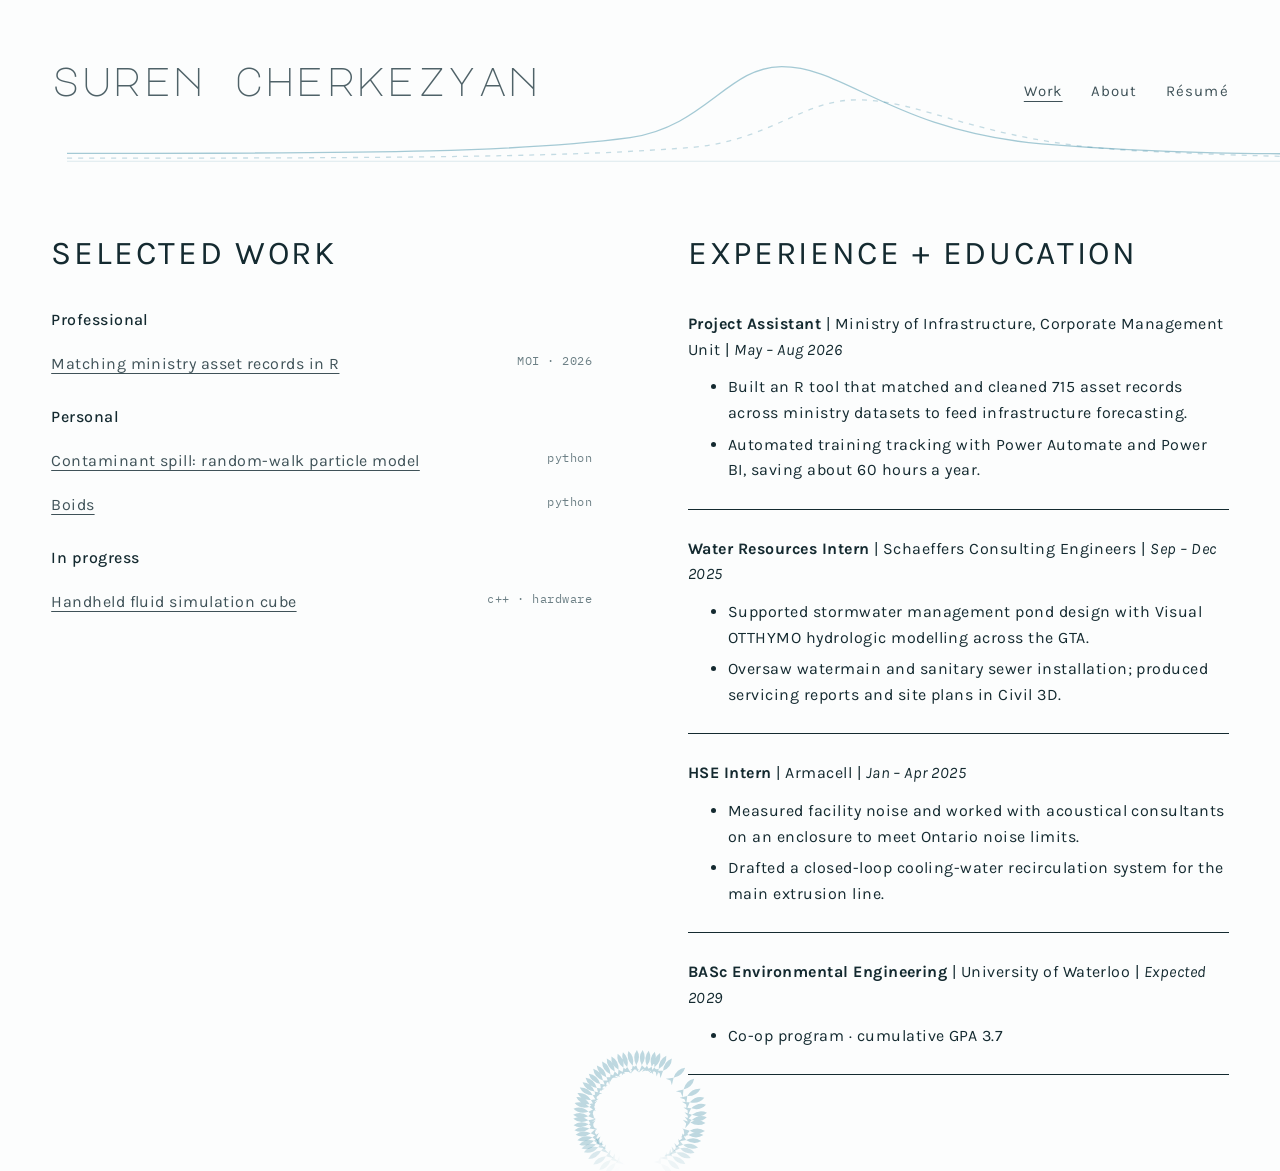
<file: index.html>
<!doctype html>
<html lang="en">
<head>
<meta charset="utf-8">
<meta name="viewport" content="width=device-width, initial-scale=1">
<title>Suren Cherkezyan — Work</title>
<meta name="description" content="Portfolio of Suren Cherkezyan, Environmental Engineering student at the University of Waterloo: water resources, modelling and data work.">
<link rel="preconnect" href="https://fonts.googleapis.com">
<link rel="preconnect" href="https://fonts.gstatic.com" crossorigin>
<link href="https://fonts.googleapis.com/css2?family=Major+Mono+Display&family=IBM+Plex+Mono:wght@400&family=Karla:wght@400;500;600&display=swap" rel="stylesheet">
<link rel="stylesheet" href="style.css">
</head>
<body>
<div class="page">

  <div class="flock" data-flock data-count="60" style="top: 480px; bottom: 0" aria-hidden="true"><canvas></canvas></div>

  <svg class="wave" aria-hidden="true" viewBox="0 0 1280 180" preserveAspectRatio="none" fill="none" stroke="currentColor" stroke-width="1.3"><path d="M0 150 L1280 150" stroke-opacity="0.14"/><path d="M0 140 C 300 140, 420 138, 520 120 C 590 106, 610 30, 660 30 C 720 30, 760 110, 900 128 C 1040 144, 1160 140, 1280 141" stroke-opacity="0.4" vector-effect="non-scaling-stroke"/><path d="M0 146 C 340 146, 470 144, 580 132 C 650 122, 680 72, 730 72 C 790 72, 840 124, 980 136 C 1100 145, 1200 146, 1280 146" stroke-opacity="0.26" stroke-dasharray="5 6" vector-effect="non-scaling-stroke"/></svg>

  <header class="site-header">
    <a class="name" href="index.html">suren cherkezyan</a>
    <nav class="nav" aria-label="Site">
      <a href="index.html" aria-current="page">Work</a>
      <a href="about.html">About</a>
      <a href="Suren_Cherkezyan_Resume.pdf">Résumé</a>
    </nav>
  </header>

  <main class="work">
    <section>
      <h1 class="section-title" data-boid-avoid>SELECTED WORK</h1>

      <div class="group" data-boid-avoid>
        <span class="group-label">Professional</span>
        <a class="item" href="asset-matching.html"><span class="title">Matching ministry asset records in R</span><span class="tag">MOI · 2026</span></a>
      </div>

      <div class="group" data-boid-avoid>
        <span class="group-label">Personal</span>
        <a class="item" href="spill-model.html"><span class="title">Contaminant spill: random-walk particle model</span><span class="tag">python</span></a>
        <a class="item" href="boids.html"><span class="title">Boids</span><span class="tag">python</span></a>
      </div>

      <div class="group" data-boid-avoid>
        <span class="group-label">In progress</span>
        <a class="item" href="fluid-cube.html"><span class="title">Handheld fluid simulation cube</span><span class="tag">c++ · hardware</span></a>      </div>
    </section>
    
    <section>
      <h2 class="section-title" data-boid-avoid>EXPERIENCE + EDUCATION</h2>
      <div>
        <div class="entry" data-boid-avoid>
          <p><strong>Project Assistant</strong> | Ministry of Infrastructure, Corporate Management Unit | <em>May – Aug 2026</em></p>
          <ul>
            <li>Built an R tool that matched and cleaned 715 asset records across ministry datasets to feed infrastructure forecasting.</li>
            <li>Automated training tracking with Power Automate and Power BI, saving about 60 hours a year.</li>
          </ul>
        </div>
        <div class="entry" data-boid-avoid>
          <p><strong>Water Resources Intern</strong> | Schaeffers Consulting Engineers | <em>Sep – Dec 2025</em></p>
          <ul>
            <li>Supported stormwater management pond design with Visual OTTHYMO hydrologic modelling across the GTA.</li>
            <li>Oversaw watermain and sanitary sewer installation; produced servicing reports and site plans in Civil 3D.</li>
          </ul>
        </div>
        <div class="entry" data-boid-avoid>
          <p><strong>HSE Intern</strong> | Armacell | <em>Jan – Apr 2025</em></p>
          <ul>
            <li>Measured facility noise and worked with acoustical consultants on an enclosure to meet Ontario noise limits.</li>
            <li>Drafted a closed-loop cooling-water recirculation system for the main extrusion line.</li>
          </ul>
        </div>
        <div class="entry" data-boid-avoid>
          <p><strong>BASc Environmental Engineering</strong> | University of Waterloo | <em>Expected 2029</em></p>
          <ul>
            <li>Co-op program · cumulative GPA 3.7</li>
          </ul>
        </div>
      </div>
    </section>
  </main>
</div>
<script src="site.js"></script>
</body>
</html>
</file>
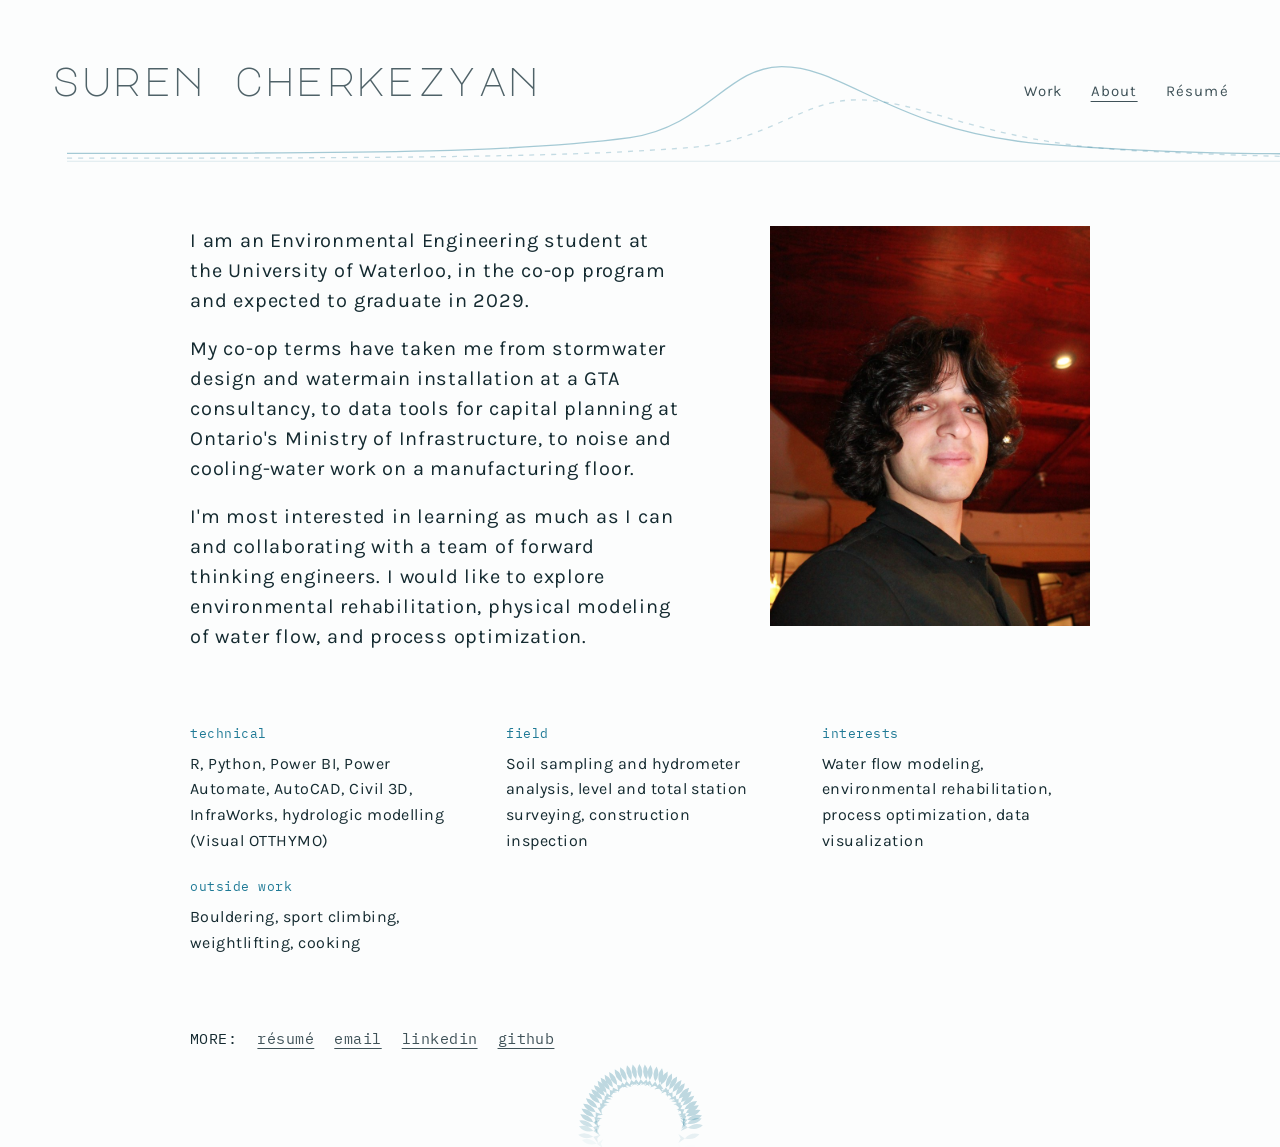
<file: about.html>
<!doctype html>
<html lang="en">
<head>
<meta charset="utf-8">
<meta name="viewport" content="width=device-width, initial-scale=1">
<title>Suren Cherkezyan — About</title>
<meta name="description" content="About Suren Cherkezyan, Environmental Engineering student at the University of Waterloo.">
<link rel="preconnect" href="https://fonts.googleapis.com">
<link rel="preconnect" href="https://fonts.gstatic.com" crossorigin>
<link href="https://fonts.googleapis.com/css2?family=Major+Mono+Display&family=IBM+Plex+Mono:wght@400&family=Karla:wght@400;500;600&display=swap" rel="stylesheet">
<link rel="stylesheet" href="style.css">
</head>
<body>
<div class="page">

  <div class="flock" data-flock data-count="50" style="top: 480px; bottom: 0" aria-hidden="true"><canvas></canvas></div>

  <svg class="wave" aria-hidden="true" viewBox="0 0 1280 180" preserveAspectRatio="none" fill="none" stroke="currentColor" stroke-width="1.3"><path d="M0 150 L1280 150" stroke-opacity="0.14"/><path d="M0 140 C 300 140, 420 138, 520 120 C 590 106, 610 30, 660 30 C 720 30, 760 110, 900 128 C 1040 144, 1160 140, 1280 141" stroke-opacity="0.4" vector-effect="non-scaling-stroke"/><path d="M0 146 C 340 146, 470 144, 580 132 C 650 122, 680 72, 730 72 C 790 72, 840 124, 980 136 C 1100 145, 1200 146, 1280 146" stroke-opacity="0.26" stroke-dasharray="5 6" vector-effect="non-scaling-stroke"/></svg>

  <header class="site-header">
    <a class="name" href="index.html">suren cherkezyan</a>
    <nav class="nav" aria-label="Site">
      <a href="index.html">Work</a>
      <a href="about.html" aria-current="page">About</a>
      <a href="Suren_Cherkezyan_Resume.pdf">Résumé</a>
    </nav>
  </header>

  <main class="about">
    <div class="bio-row">
      <div class="bio" data-boid-avoid>
        <p>I am an Environmental Engineering student at the University of Waterloo, in the co-op program and expected to graduate in 2029.</p>
        <p>My co-op terms have taken me from stormwater design and watermain installation at a GTA consultancy, to data tools for capital planning at Ontario's Ministry of Infrastructure, to noise and cooling-water work on a manufacturing floor.</p>
        <p>I'm most interested in learning as much as I can and collaborating with a team of forward thinking engineers. I would like to explore environmental rehabilitation, physical modeling of water flow, and process optimization. </p>
      </div>
      <div class="portrait" data-boid-avoid><img src="portrait.JPEG" alt="Suren Cherkezyan" ></div>
    </div>

    <div class="facts" data-boid-avoid>
      <div>
        <h2>technical</h2>
        <p>R, Python, Power BI, Power Automate, AutoCAD, Civil 3D, InfraWorks, hydrologic modelling (Visual OTTHYMO)</p>
      </div>
      <div>
        <h2>field</h2>
        <p>Soil sampling and hydrometer analysis, level and total station surveying, construction inspection</p>
      </div>
      <div>
        <h2>interests</h2>
        <p>Water flow modeling, environmental rehabilitation, process optimization, data visualization</p>
      </div>
      <div>
        <h2>outside work</h2>
        <p>Bouldering, sport climbing, weightlifting, cooking</p>
      </div>
    </div>

    <p class="more" data-boid-avoid>
      <span>MORE:</span>
      <a href="Suren_Cherkezyan_Resume.pdf">résumé</a>
      <a href="mailto:scherkez@uwaterloo.ca">email</a>
      <a href="https://linkedin.com/in/suren-cherkezyan">linkedin</a>
      <a href="https://github.com/SurenCherkezyan">github</a>
    </p>
  </main>
</div>
<script src="site.js"></script>
</body>
</html>
</file>
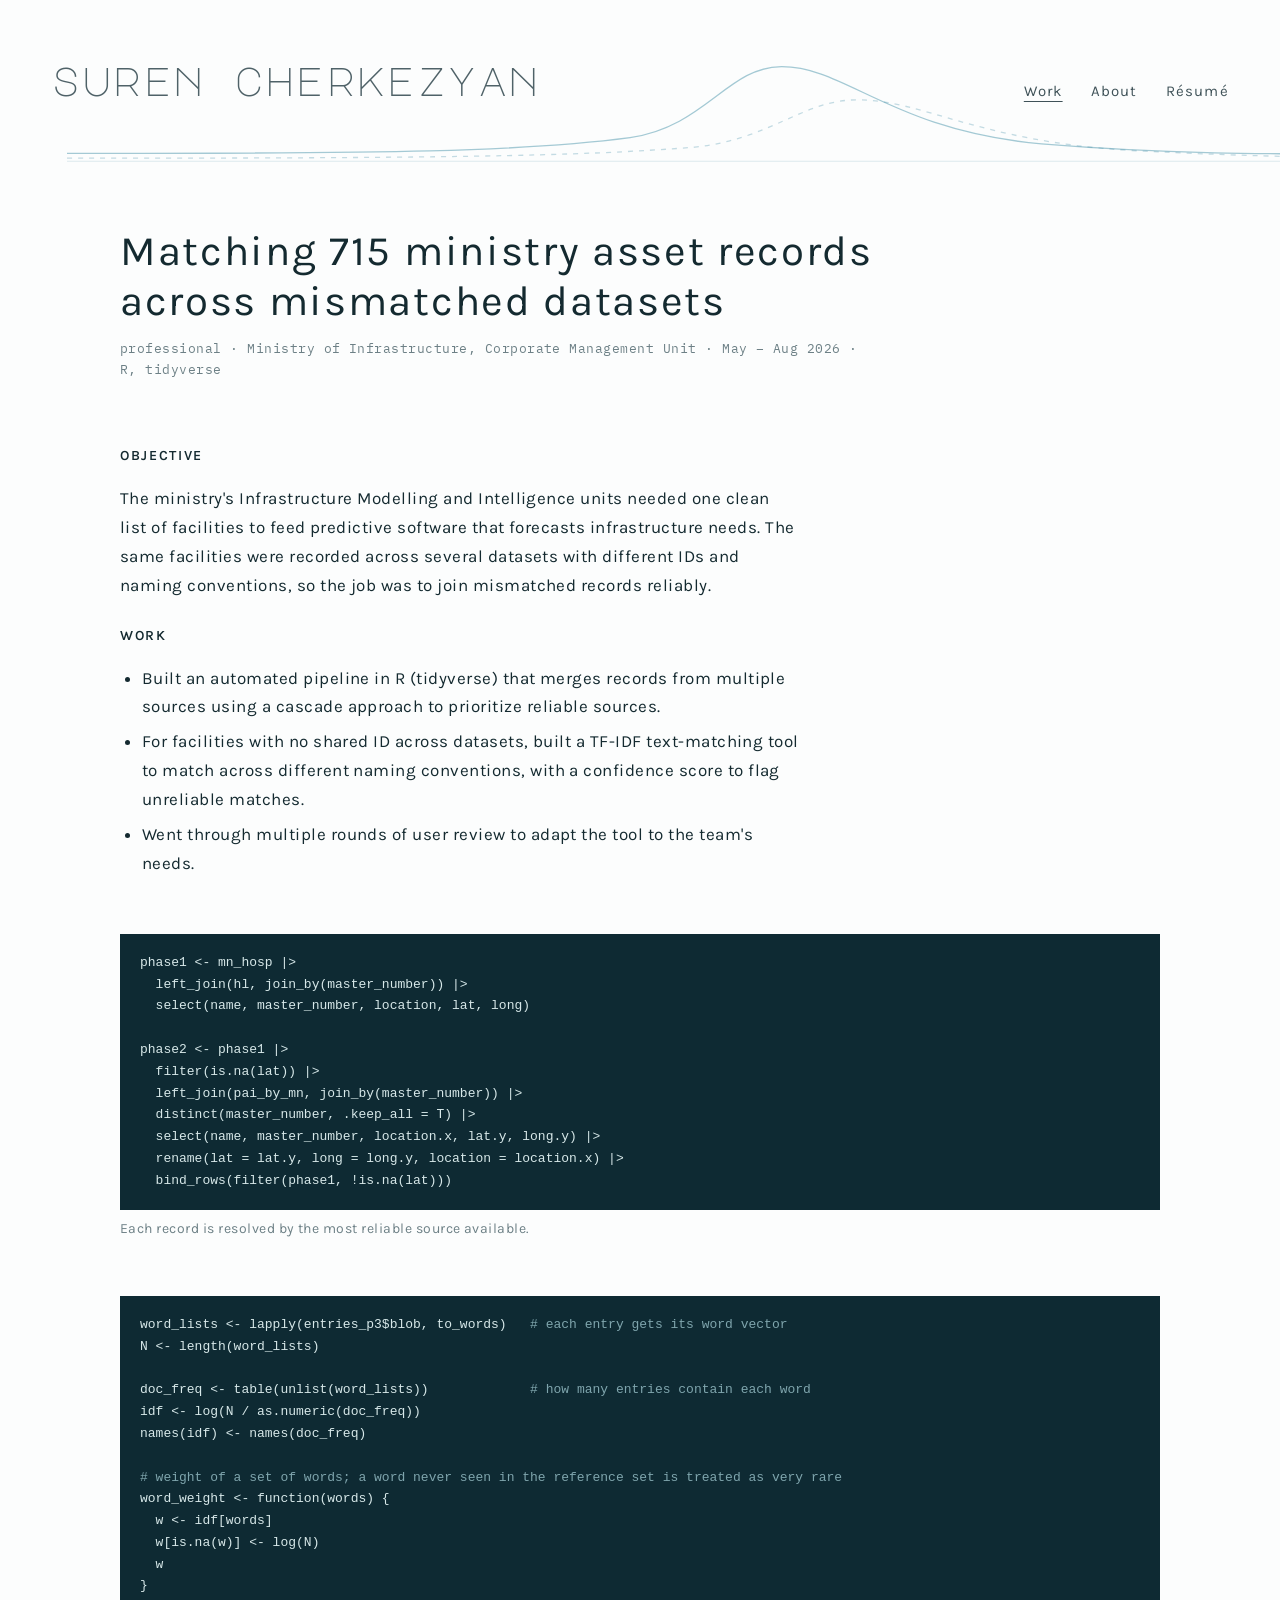
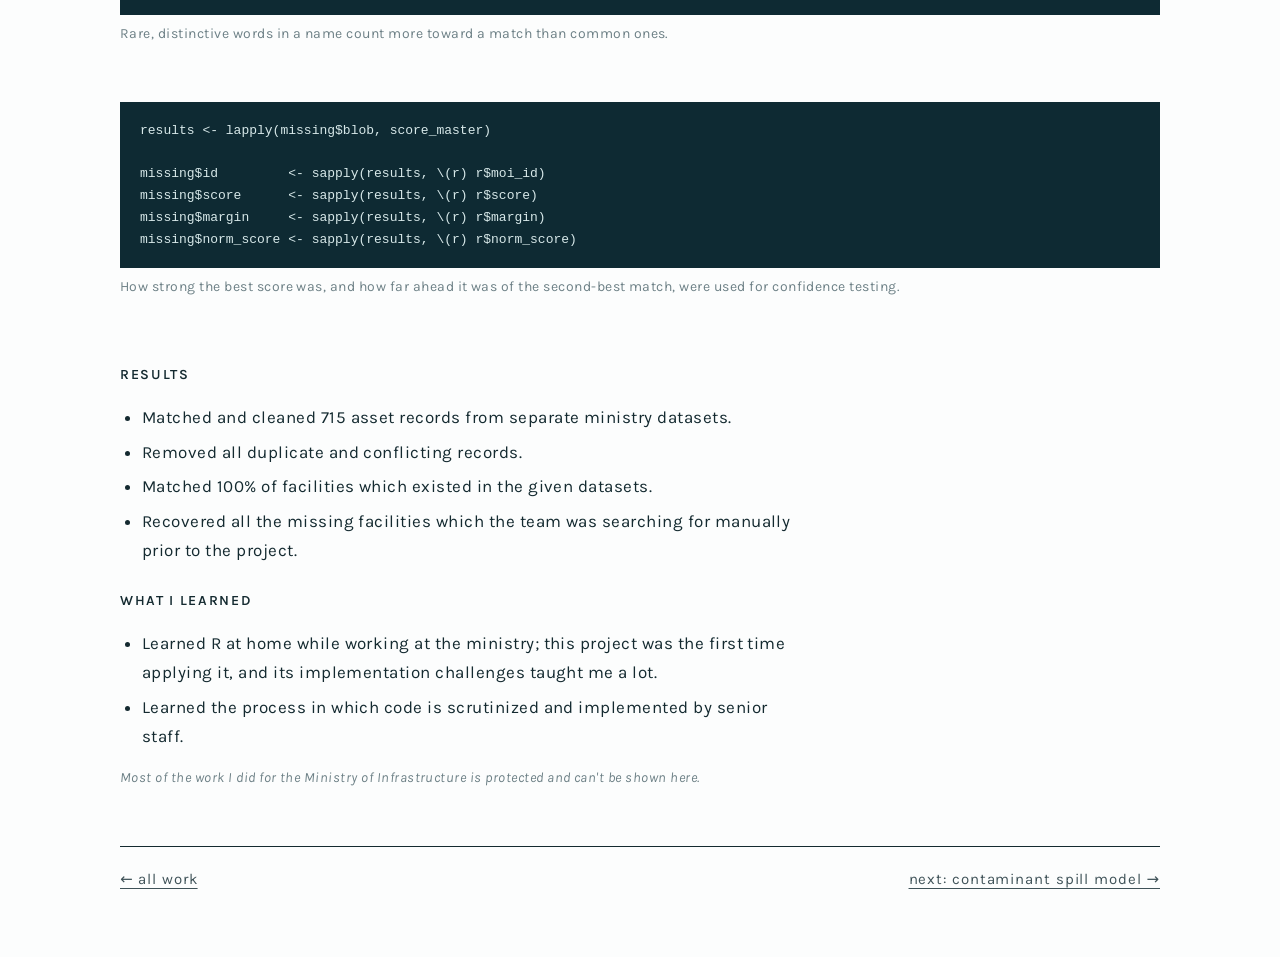
<file: asset-matching.html>
<!doctype html>
<html lang="en">
<head>
<meta charset="utf-8">
<meta name="viewport" content="width=device-width, initial-scale=1">
<title>Matching 715 ministry asset records — Suren Cherkezyan</title>
<meta name="description" content="An R tool that matched and cleaned 715 facility records across Ontario Ministry of Infrastructure datasets, using a cascade join and TF-IDF text matching.">
<link rel="preconnect" href="https://fonts.googleapis.com">
<link rel="preconnect" href="https://fonts.gstatic.com" crossorigin>
<link href="https://fonts.googleapis.com/css2?family=Major+Mono+Display&family=IBM+Plex+Mono:wght@400&family=Karla:wght@400;500;600&display=swap" rel="stylesheet">
<link rel="stylesheet" href="style.css">
</head>
<body>
<div class="page">

  <div class="flock" data-flock data-count="60" data-origin="right" data-drift="0.05" style="top: 420px; bottom: 0" aria-hidden="true"><canvas></canvas></div>

  <svg class="wave" aria-hidden="true" viewBox="0 0 1280 180" preserveAspectRatio="none" fill="none" stroke="currentColor" stroke-width="1.3"><path d="M0 150 L1280 150" stroke-opacity="0.14"/><path d="M0 140 C 300 140, 420 138, 520 120 C 590 106, 610 30, 660 30 C 720 30, 760 110, 900 128 C 1040 144, 1160 140, 1280 141" stroke-opacity="0.4" vector-effect="non-scaling-stroke"/><path d="M0 146 C 340 146, 470 144, 580 132 C 650 122, 680 72, 730 72 C 790 72, 840 124, 980 136 C 1100 145, 1200 146, 1280 146" stroke-opacity="0.26" stroke-dasharray="5 6" vector-effect="non-scaling-stroke"/></svg>

  <header class="site-header">
    <a class="name" href="index.html">suren cherkezyan</a>
    <nav class="nav" aria-label="Site">
      <a href="index.html" aria-current="page">Work</a>
      <a href="about.html">About</a>
      <a href="Suren_Cherkezyan_Resume.pdf">Résumé</a>
    </nav>
  </header>

  <main class="project">
    <div class="project-head" data-boid-avoid>
      <h1>Matching 715 ministry asset records across mismatched datasets</h1>
      <p class="meta">professional · Ministry of Infrastructure, Corporate Management Unit · May – Aug 2026 · R, tidyverse</p>
    </div>

    <div class="prose" data-boid-avoid>
      <h2>OBJECTIVE</h2>
      <p>The ministry's Infrastructure Modelling and Intelligence units needed one clean list of facilities to feed predictive software that forecasts infrastructure needs. The same facilities were recorded across several datasets with different IDs and naming conventions, so the job was to join mismatched records reliably.</p>

      <h2>WORK</h2>
      <ul>
        <li>Built an automated pipeline in R (tidyverse) that merges records from multiple sources using a cascade approach to prioritize reliable sources.</li>
        <li>For facilities with no shared ID across datasets, built a TF-IDF text-matching tool to match across different naming conventions, with a confidence score to flag unreliable matches.</li>
        <li>Went through multiple rounds of user review to adapt the tool to the team's needs.</li>
      </ul>
    </div>

    <figure data-boid-avoid>
      <pre><code>phase1 &lt;- mn_hosp |&gt;
  left_join(hl, join_by(master_number)) |&gt;
  select(name, master_number, location, lat, long)

phase2 &lt;- phase1 |&gt;
  filter(is.na(lat)) |&gt;
  left_join(pai_by_mn, join_by(master_number)) |&gt;
  distinct(master_number, .keep_all = T) |&gt;
  select(name, master_number, location.x, lat.y, long.y) |&gt;
  rename(lat = lat.y, long = long.y, location = location.x) |&gt;
  bind_rows(filter(phase1, !is.na(lat)))</code></pre>
      <figcaption>Each record is resolved by the most reliable source available.</figcaption>
    </figure>

    <figure data-boid-avoid>
      <pre><code>word_lists &lt;- lapply(entries_p3$blob, to_words)   <span class="c"># each entry gets its word vector</span>
N &lt;- length(word_lists)

doc_freq &lt;- table(unlist(word_lists))             <span class="c"># how many entries contain each word</span>
idf &lt;- log(N / as.numeric(doc_freq))
names(idf) &lt;- names(doc_freq)

<span class="c"># weight of a set of words; a word never seen in the reference set is treated as very rare</span>
word_weight &lt;- function(words) {
  w &lt;- idf[words]
  w[is.na(w)] &lt;- log(N)
  w
}</code></pre>
      <figcaption>Rare, distinctive words in a name count more toward a match than common ones.</figcaption>
    </figure>

    <figure data-boid-avoid>
      <pre><code>results &lt;- lapply(missing$blob, score_master)

missing$id         &lt;- sapply(results, \(r) r$moi_id)
missing$score      &lt;- sapply(results, \(r) r$score)
missing$margin     &lt;- sapply(results, \(r) r$margin)
missing$norm_score &lt;- sapply(results, \(r) r$norm_score)</code></pre>
      <figcaption>How strong the best score was, and how far ahead it was of the second-best match, were used for confidence testing.</figcaption>
    </figure>

    <div class="prose" data-boid-avoid>
      <h2>RESULTS</h2>
      <ul>
        <li>Matched and cleaned 715 asset records from separate ministry datasets.</li>
        <li>Removed all duplicate and conflicting records.</li>
        <li>Matched 100% of facilities which existed in the given datasets.</li>
        <li>Recovered all the missing facilities which the team was searching for manually prior to the project.</li>
      </ul>

      <h2>WHAT I LEARNED</h2>
      <ul>
        <li>Learned R at home while working at the ministry; this project was the first time applying it, and its implementation challenges taught me a lot.</li>
        <li>Learned the process in which code is scrutinized and implemented by senior staff.</li>
      </ul>
      <p class="note">Most of the work I did for the Ministry of Infrastructure is protected and can't be shown here.</p>
    </div>

    <nav class="pager" aria-label="Projects" data-boid-avoid>
      <a href="index.html">← all work</a>
      <a href="spill-model.html">next: contaminant spill model →</a>
    </nav>
  </main>
</div>
<script src="site.js"></script>
</body>
</html>
</file>
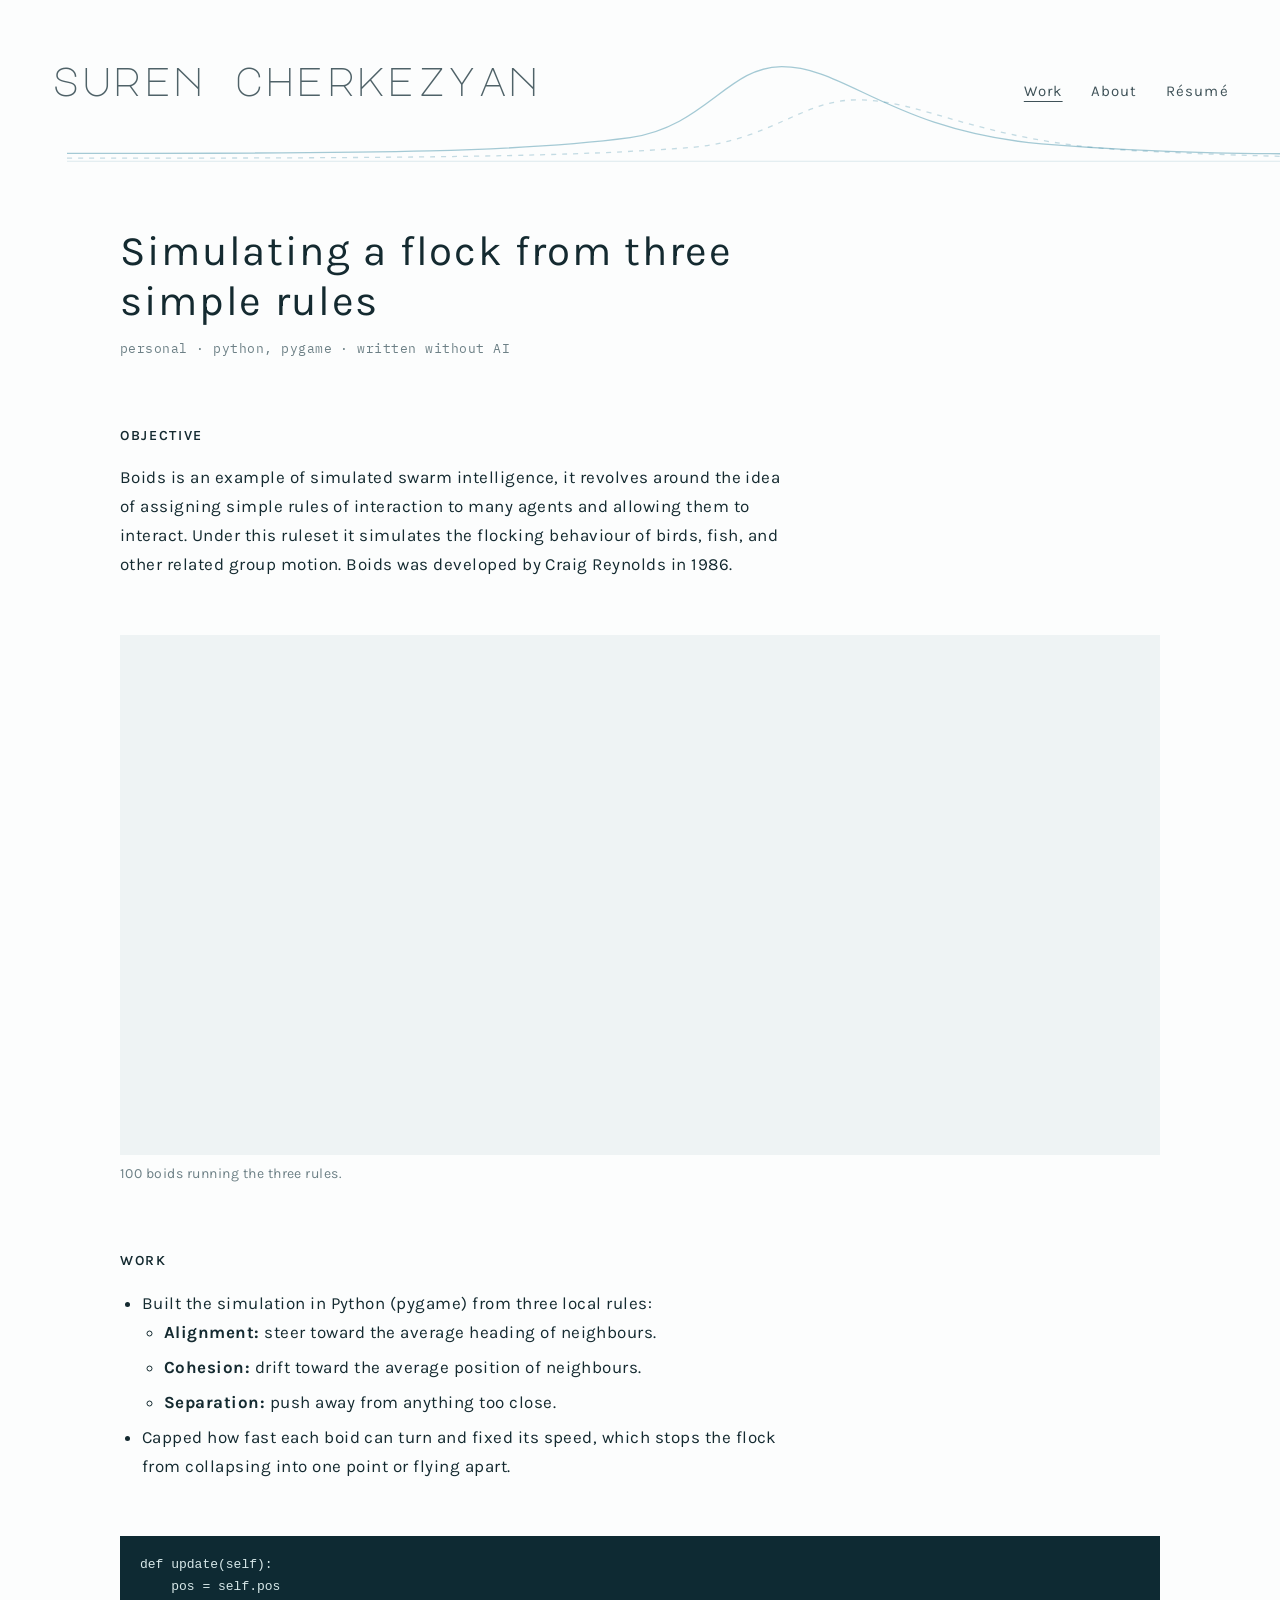
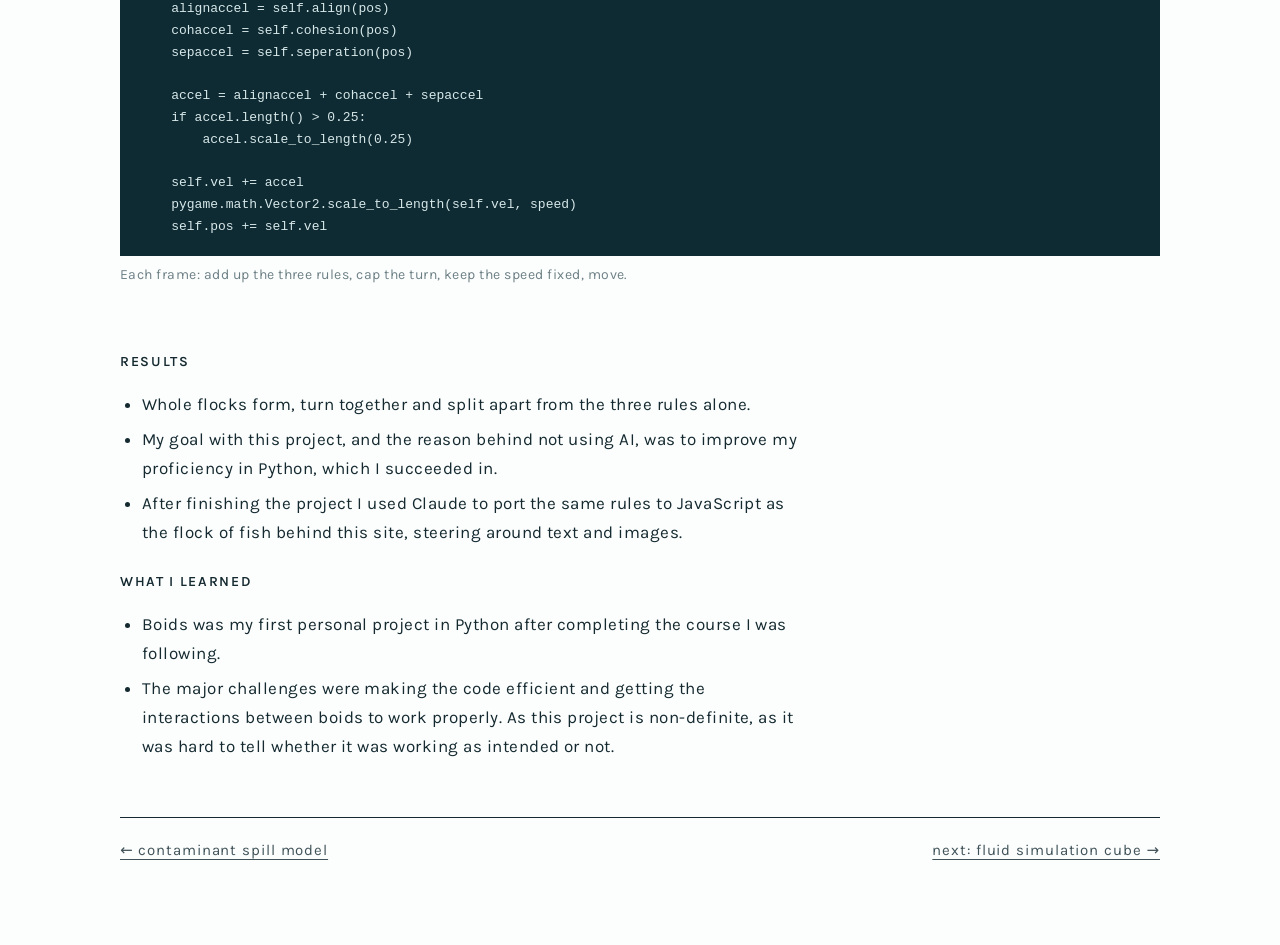
<file: boids.html>
<!doctype html>
<html lang="en">
<head>
<meta charset="utf-8">
<meta name="viewport" content="width=device-width, initial-scale=1">
<title>Simulating a flock from three simple rules — Suren Cherkezyan</title>
<meta name="description" content="A Python flocking simulation built from three local rules: alignment, cohesion and separation, also running as this site's background.">
<link rel="preconnect" href="https://fonts.googleapis.com">
<link rel="preconnect" href="https://fonts.gstatic.com" crossorigin>
<link href="https://fonts.googleapis.com/css2?family=Major+Mono+Display&family=IBM+Plex+Mono:wght@400&family=Karla:wght@400;500;600&display=swap" rel="stylesheet">
<link rel="stylesheet" href="style.css">
</head>
<body>
<div class="page">

  <div class="flock" data-flock data-count="60" data-origin="right" data-drift="0.05" style="top: 420px; bottom: 0" aria-hidden="true"><canvas></canvas></div>

  <svg class="wave" aria-hidden="true" viewBox="0 0 1280 180" preserveAspectRatio="none" fill="none" stroke="currentColor" stroke-width="1.3"><path d="M0 150 L1280 150" stroke-opacity="0.14"/><path d="M0 140 C 300 140, 420 138, 520 120 C 590 106, 610 30, 660 30 C 720 30, 760 110, 900 128 C 1040 144, 1160 140, 1280 141" stroke-opacity="0.4" vector-effect="non-scaling-stroke"/><path d="M0 146 C 340 146, 470 144, 580 132 C 650 122, 680 72, 730 72 C 790 72, 840 124, 980 136 C 1100 145, 1200 146, 1280 146" stroke-opacity="0.26" stroke-dasharray="5 6" vector-effect="non-scaling-stroke"/></svg>

  <header class="site-header">
    <a class="name" href="index.html">suren cherkezyan</a>
    <nav class="nav" aria-label="Site">
      <a href="index.html" aria-current="page">Work</a>
      <a href="about.html">About</a>
      <a href="Suren_Cherkezyan_Resume.pdf">Résumé</a>
    </nav>
  </header>

  <main class="project">
    <div class="project-head" data-boid-avoid>
      <h1>Simulating a flock from three simple rules</h1>
      <p class="meta">personal · python, pygame · written without AI</p>
    </div>

    <div class="prose" data-boid-avoid>
      <h2>OBJECTIVE</h2>
      <p>Boids is an example of simulated swarm intelligence, it revolves around the idea of assigning simple rules of interaction to many agents and allowing them to interact. Under this ruleset it simulates the flocking behaviour of birds, fish, and other related group motion. Boids was developed by Craig Reynolds in 1986. </p>
    </div>

    <figure data-boid-avoid>
      <video class="frame" src="boids.mp4" autoplay loop muted playsinline preload="metadata" aria-label="100 boids flocking: groups form, turn together and split apart."></video>
      <figcaption>100 boids running the three rules.</figcaption>
    </figure>

    <div class="prose" data-boid-avoid>
      <h2>WORK</h2>
      <ul>
        <li>Built the simulation in Python (pygame) from three local rules:
          <ul>
            <li><strong>Alignment:</strong> steer toward the average heading of neighbours.</li>
            <li><strong>Cohesion:</strong> drift toward the average position of neighbours.</li>
            <li><strong>Separation:</strong> push away from anything too close.</li>
          </ul>
        </li>
        <li>Capped how fast each boid can turn and fixed its speed, which stops the flock from collapsing into one point or flying apart.</li>
      </ul>
    </div>

    <figure data-boid-avoid>
      <pre><code>def update(self):
    pos = self.pos
    alignaccel = self.align(pos)
    cohaccel = self.cohesion(pos)
    sepaccel = self.seperation(pos)

    accel = alignaccel + cohaccel + sepaccel
    if accel.length() &gt; 0.25:
        accel.scale_to_length(0.25)

    self.vel += accel
    pygame.math.Vector2.scale_to_length(self.vel, speed)
    self.pos += self.vel</code></pre>
      <figcaption>Each frame: add up the three rules, cap the turn, keep the speed fixed, move.</figcaption>
    </figure>

    <div class="prose" data-boid-avoid>
      <h2>RESULTS</h2>
      <ul>
        <li>Whole flocks form, turn together and split apart from the three rules alone.</li>
        <li>My goal with this project, and the reason behind not using AI, was to improve my proficiency in Python, which I succeeded in. </li>
        <li>After finishing the project I used Claude to port the same rules to JavaScript as the flock of fish behind this site, steering around text and images.</li>
      </ul>

      <h2>WHAT I LEARNED</h2>
      <ul>
        <li>Boids was my first personal project in Python after completing the course I was following.</li>
        <li>The major challenges were making the code efficient and getting the interactions between boids to work properly. As this project is non-definite,  as it was hard to tell whether it was working as intended or not.</li>
      </ul>
    </div>

    <nav class="pager" aria-label="Projects" data-boid-avoid>
      <a href="spill-model.html">← contaminant spill model</a>
      <a href="fluid-cube.html">next: fluid simulation cube →</a>
    </nav>
  </main>
</div>
<script src="site.js"></script>
</body>
</html>
</file>
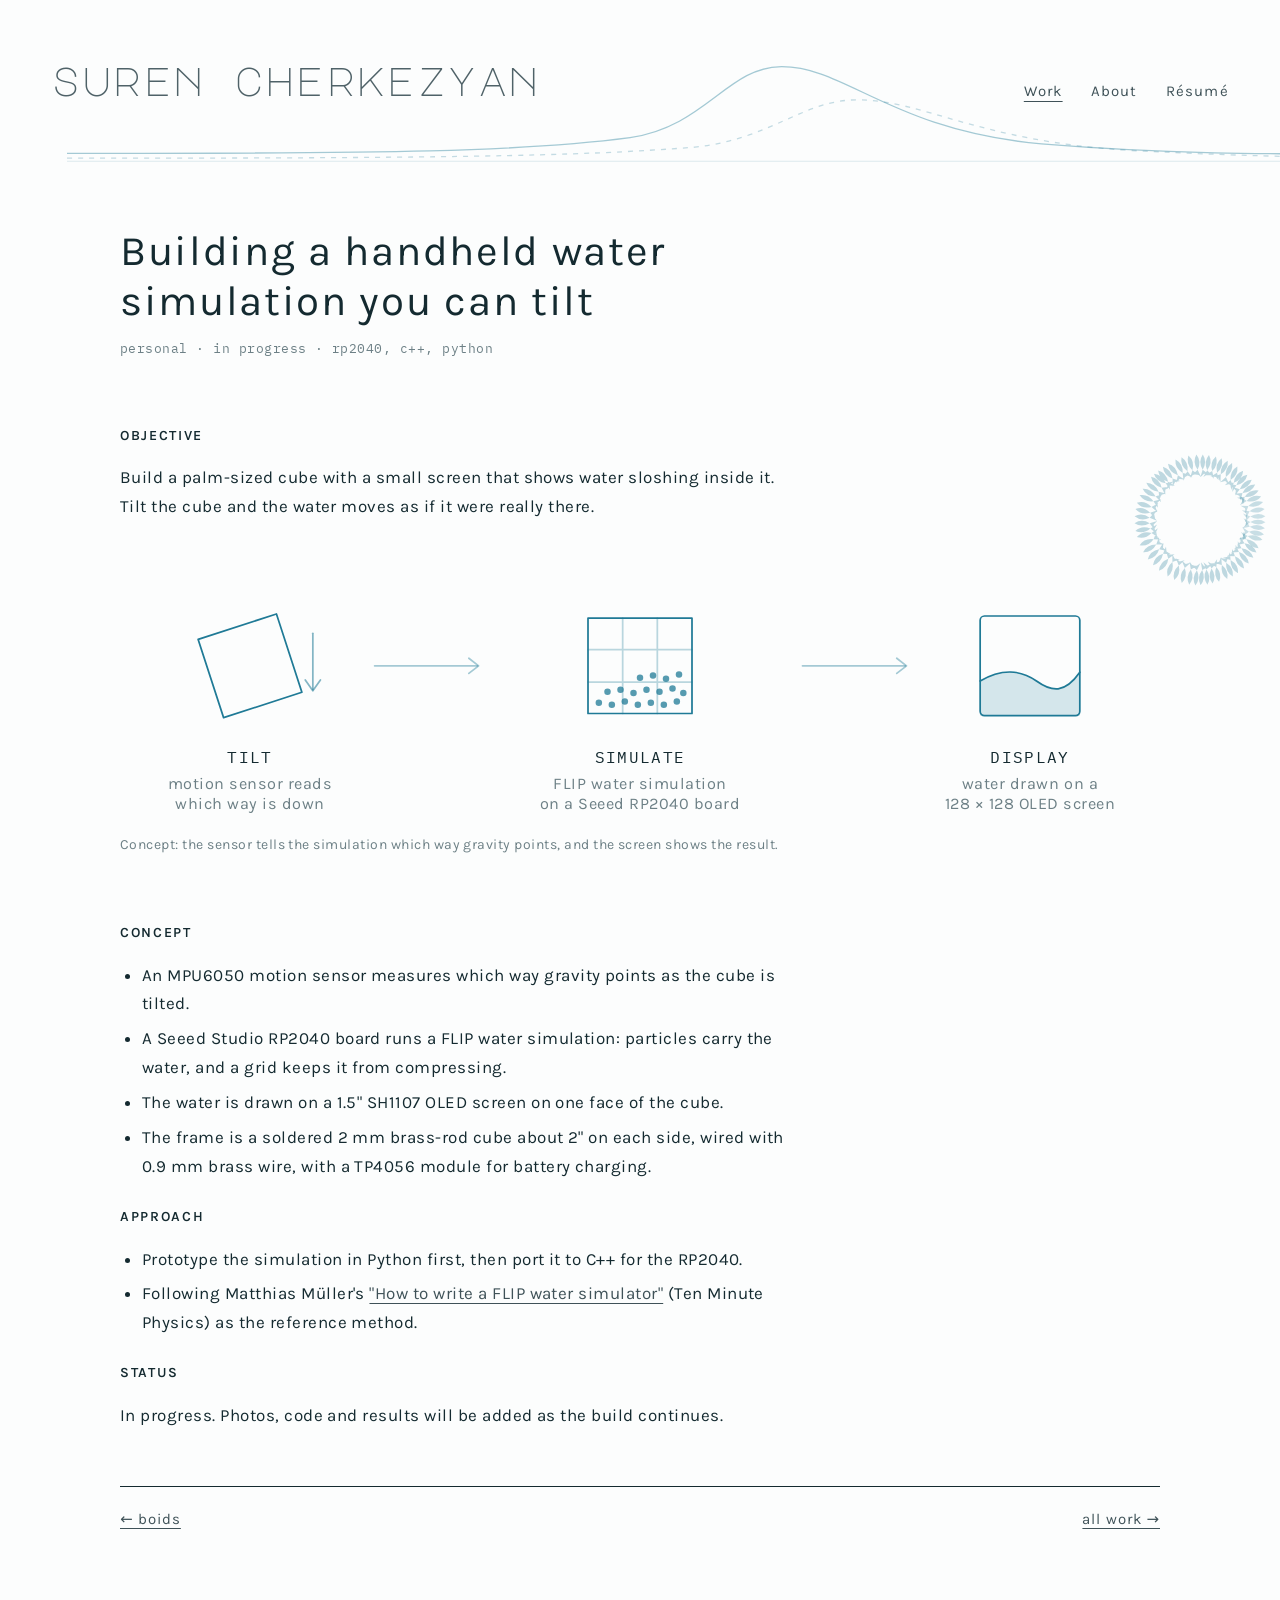
<file: fluid-cube(3).html>
<!doctype html>
<html lang="en">
<head>
<meta charset="utf-8">
<meta name="viewport" content="width=device-width, initial-scale=1">
<title>A handheld water simulation you can tilt — Suren Cherkezyan</title>
<meta name="description" content="Work in progress: a palm-sized brass cube with a screen that shows simulated water sloshing as the cube is tilted, running a FLIP fluid simulation on an RP2040 microcontroller.">
<link rel="preconnect" href="https://fonts.googleapis.com">
<link rel="preconnect" href="https://fonts.gstatic.com" crossorigin>
<link href="https://fonts.googleapis.com/css2?family=Major+Mono+Display&family=IBM+Plex+Mono:wght@400&family=Karla:wght@400;500;600&display=swap" rel="stylesheet">
<link rel="stylesheet" href="style.css">
<style>
  .concept { width: 100%; height: auto; display: block; color: var(--accent); }
  .concept .t { font-family: 'IBM Plex Mono', monospace; font-size: 15px; letter-spacing: .08em; fill: var(--ink); }
  .concept .s { font-family: 'Karla', system-ui, sans-serif; font-size: 15px; fill: var(--muted); }
  @media (max-width: 700px) {            /* phones: keep the step names readable, drop the small lines */
    .concept .t { font-size: 34px; }
    .concept .s { display: none; }
  }
</style>
</head>
<body>
<div class="page">

  <div class="flock" data-flock data-count="60" data-origin="right" data-drift="0.05" style="top: 420px; bottom: 0" aria-hidden="true"><canvas></canvas></div>

  <svg class="wave" aria-hidden="true" viewBox="0 0 1280 180" preserveAspectRatio="none" fill="none" stroke="currentColor" stroke-width="1.3"><path d="M0 150 L1280 150" stroke-opacity="0.14"/><path d="M0 140 C 300 140, 420 138, 520 120 C 590 106, 610 30, 660 30 C 720 30, 760 110, 900 128 C 1040 144, 1160 140, 1280 141" stroke-opacity="0.4" vector-effect="non-scaling-stroke"/><path d="M0 146 C 340 146, 470 144, 580 132 C 650 122, 680 72, 730 72 C 790 72, 840 124, 980 136 C 1100 145, 1200 146, 1280 146" stroke-opacity="0.26" stroke-dasharray="5 6" vector-effect="non-scaling-stroke"/></svg>

  <header class="site-header">
    <a class="name" href="index.html">suren cherkezyan</a>
    <nav class="nav" aria-label="Site">
      <a href="index.html" aria-current="page">Work</a>
      <a href="about.html">About</a>
      <a href="Suren_Cherkezyan_Resume.pdf">Résumé</a>
    </nav>
  </header>

  <main class="project">
    <div class="project-head" data-boid-avoid>
      <h1>Building a handheld water simulation you can tilt</h1>
      <p class="meta">personal · in progress · rp2040, c++, python</p>
    </div>

    <div class="prose" data-boid-avoid>
      <h2>OBJECTIVE</h2>
      <p>Build a palm-sized cube with a small screen that shows water sloshing inside it. Tilt the cube and the water moves as if it were really there.</p>
    </div>

    <figure data-boid-avoid>
      <svg class="concept" viewBox="0 0 960 230" role="img" aria-label="Concept: a motion sensor reads which way is down, an RP2040 microcontroller simulates the water, and an OLED screen draws it.">
        <g fill="none" stroke="currentColor" stroke-width="1.6" stroke-linecap="round" stroke-linejoin="round">
          <!-- 1. tilt: a tilted cube with gravity arrow -->
          <g transform="translate(120 82)">
            <rect x="-38" y="-38" width="76" height="76" transform="rotate(-18)"/>
            <path d="M58 -30 V22" stroke-opacity=".55"/>
            <path d="M51 13 L58 23 L65 13" stroke-opacity=".55"/>
          </g>
          <!-- arrow -->
          <path d="M235 82 H330" stroke-opacity=".4"/><path d="M322 75 L331 82 L322 89" stroke-opacity=".4"/>
          <!-- 2. simulate: grid with particles -->
          <g transform="translate(480 82)">
            <rect x="-48" y="-44" width="96" height="88"/>
            <path d="M-16 -44 V44 M16 -44 V44 M-48 -15 H48 M-48 15 H48" stroke-opacity=".3"/>
          </g>
          <!-- arrow -->
          <path d="M630 82 H725" stroke-opacity=".4"/><path d="M717 75 L726 82 L717 89" stroke-opacity=".4"/>
          <!-- 3. display: screen with a water surface -->
          <g transform="translate(840 82)">
            <rect x="-46" y="-46" width="92" height="92" rx="4"/>
            <path d="M-46 14 C-26 2, -8 4, 6 14 S 32 26, 46 6" />
          </g>
        </g>
        <g fill="currentColor">
          <!-- particles in the bottom-right of the grid, pooled by gravity -->
          <g transform="translate(480 82)" fill-opacity=".75">
            <circle cx="-38" cy="34" r="3"/><circle cx="-26" cy="36" r="3"/><circle cx="-14" cy="33" r="3"/><circle cx="-2" cy="36" r="3"/><circle cx="10" cy="34" r="3"/><circle cx="22" cy="36" r="3"/><circle cx="34" cy="33" r="3"/>
            <circle cx="-30" cy="24" r="3"/><circle cx="-18" cy="22" r="3"/><circle cx="-6" cy="25" r="3"/><circle cx="6" cy="22" r="3"/><circle cx="18" cy="24" r="3"/><circle cx="30" cy="21" r="3"/><circle cx="40" cy="25" r="3"/>
            <circle cx="0" cy="11" r="3"/><circle cx="12" cy="9" r="3"/><circle cx="24" cy="12" r="3"/><circle cx="36" cy="8" r="3"/>
          </g>
          <path transform="translate(840 82)" d="M-46 14 C-26 2, -8 4, 6 14 S 32 26, 46 6 V46 H-46 Z" fill-opacity=".18"/>
        </g>
        <g class="labels" text-anchor="middle">
          <text x="120" y="172" class="t">TILT</text>
          <text x="120" y="196" class="s">motion sensor reads</text>
          <text x="120" y="214" class="s">which way is down</text>
          <text x="480" y="172" class="t">SIMULATE</text>
          <text x="480" y="196" class="s">FLIP water simulation</text>
          <text x="480" y="214" class="s">on a Seeed RP2040 board</text>
          <text x="840" y="172" class="t">DISPLAY</text>
          <text x="840" y="196" class="s">water drawn on a</text>
          <text x="840" y="214" class="s">128 × 128 OLED screen</text>
        </g>
      </svg>
      <figcaption>Concept: the sensor tells the simulation which way gravity points, and the screen shows the result.</figcaption>
    </figure>

    <div class="prose" data-boid-avoid>
      <h2>CONCEPT</h2>
      <ul>
        <li>An MPU6050 motion sensor measures which way gravity points as the cube is tilted.</li>
        <li>A Seeed Studio RP2040 board runs a FLIP water simulation: particles carry the water, and a grid keeps it from compressing.</li>
        <li>The water is drawn on a 1.5" SH1107 OLED screen on one face of the cube.</li>
        <li>The frame is a soldered 2 mm brass-rod cube about 2" on each side, wired with 0.9 mm brass wire, with a TP4056 module for battery charging.</li>
      </ul>

      <h2>APPROACH</h2>
      <ul>
        <li>Prototype the simulation in Python first, then port it to C++ for the RP2040.</li>
        <li>Following Matthias Müller's <a href="https://www.matthiasmueller.info/tenMinutePhysics">"How to write a FLIP water simulator"</a> (Ten Minute Physics) as the reference method.</li>
      </ul>

      <h2>STATUS</h2>
      <p>In progress. Photos, code and results will be added as the build continues.</p>
    </div>

    <nav class="pager" aria-label="Projects" data-boid-avoid>
      <a href="boids.html">← boids</a>
      <a href="index.html">all work →</a>
    </nav>
  </main>
</div>
<script src="site.js"></script>
</body>
</html>
</file>
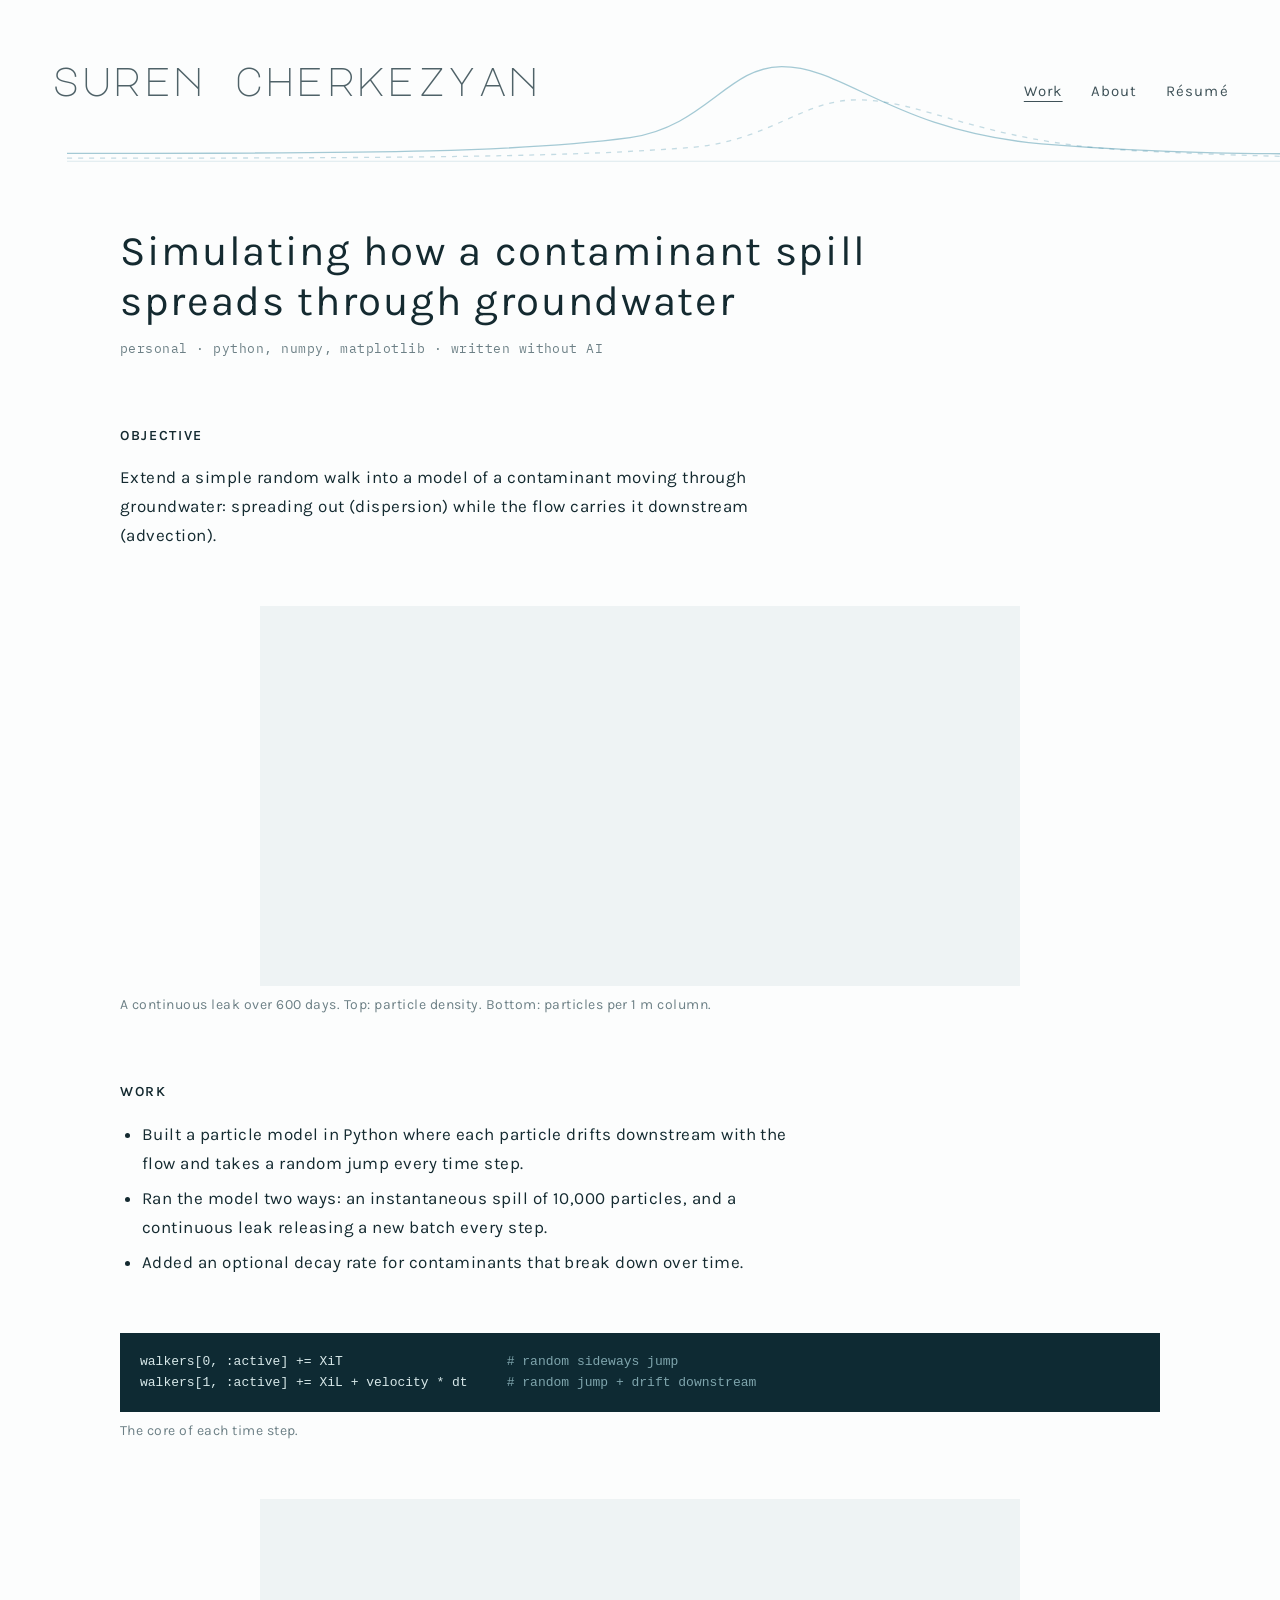
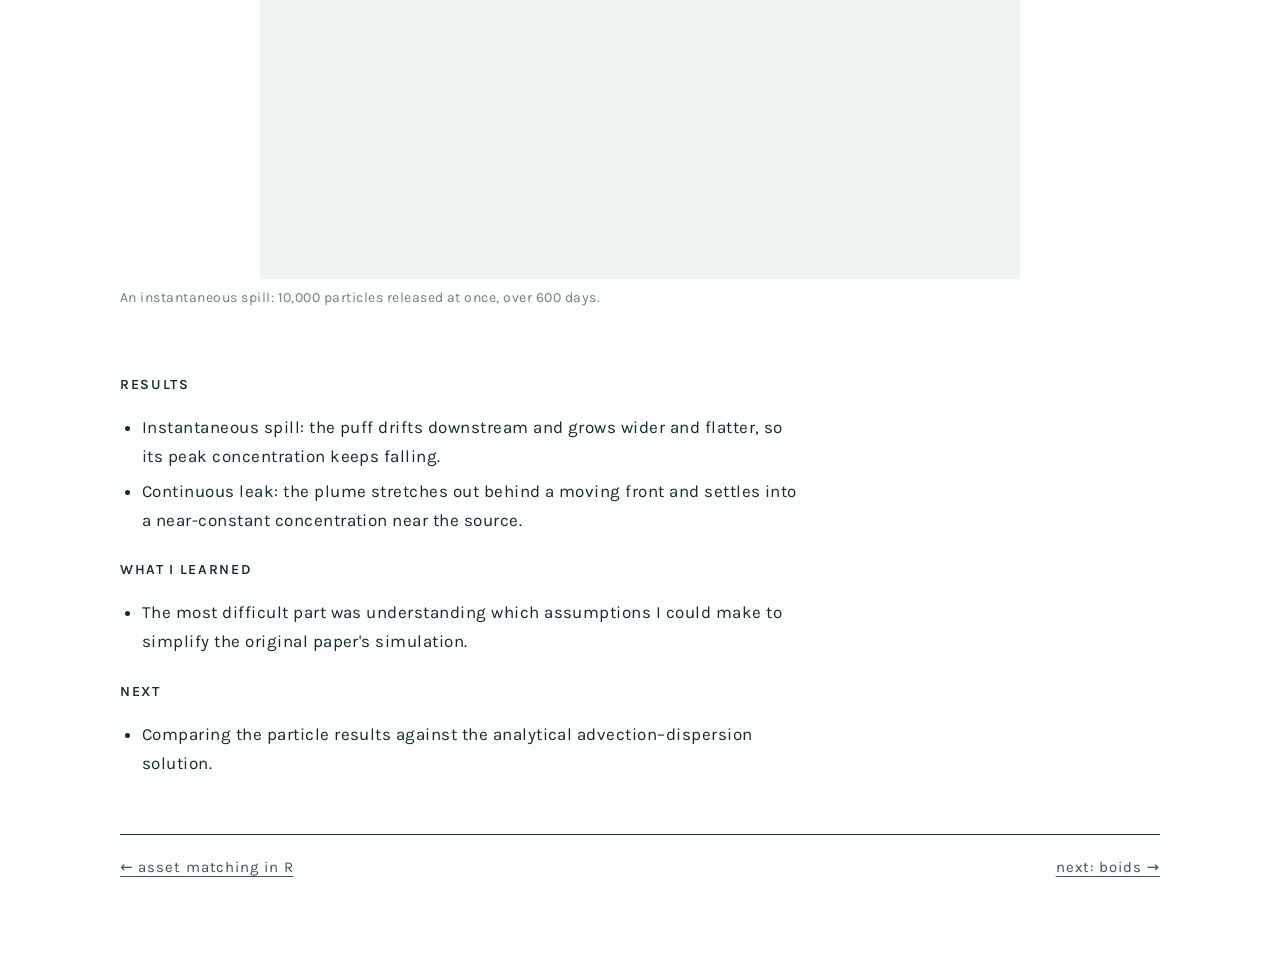
<file: spill-model.html>
<!doctype html>
<html lang="en">
<head>
<meta charset="utf-8">
<meta name="viewport" content="width=device-width, initial-scale=1">
<title>Simulating a contaminant spill in groundwater — Suren Cherkezyan</title>
<meta name="description" content="A random-walk particle model of a contaminant spill moving through groundwater, for an instantaneous spill and a continuous leak.">
<link rel="preconnect" href="https://fonts.googleapis.com">
<link rel="preconnect" href="https://fonts.gstatic.com" crossorigin>
<link href="https://fonts.googleapis.com/css2?family=Major+Mono+Display&family=IBM+Plex+Mono:wght@400&family=Karla:wght@400;500;600&display=swap" rel="stylesheet">
<link rel="stylesheet" href="style.css">
</head>
<body>
<div class="page">

  <div class="flock" data-flock data-count="60" data-origin="right" data-drift="0.05" style="top: 420px; bottom: 0" aria-hidden="true"><canvas></canvas></div>

  <svg class="wave" aria-hidden="true" viewBox="0 0 1280 180" preserveAspectRatio="none" fill="none" stroke="currentColor" stroke-width="1.3"><path d="M0 150 L1280 150" stroke-opacity="0.14"/><path d="M0 140 C 300 140, 420 138, 520 120 C 590 106, 610 30, 660 30 C 720 30, 760 110, 900 128 C 1040 144, 1160 140, 1280 141" stroke-opacity="0.4" vector-effect="non-scaling-stroke"/><path d="M0 146 C 340 146, 470 144, 580 132 C 650 122, 680 72, 730 72 C 790 72, 840 124, 980 136 C 1100 145, 1200 146, 1280 146" stroke-opacity="0.26" stroke-dasharray="5 6" vector-effect="non-scaling-stroke"/></svg>

  <header class="site-header">
    <a class="name" href="index.html">suren cherkezyan</a>
    <nav class="nav" aria-label="Site">
      <a href="index.html" aria-current="page">Work</a>
      <a href="about.html">About</a>
      <a href="Suren_Cherkezyan_Resume.pdf">Résumé</a>
    </nav>
  </header>

  <main class="project">
    <div class="project-head" data-boid-avoid>
      <h1>Simulating how a contaminant spill spreads through groundwater</h1>
      <p class="meta">personal · python, numpy, matplotlib · written without AI</p>
    </div>

    <div class="prose" data-boid-avoid>
      <h2>OBJECTIVE</h2>
      <p>Extend a simple random walk into a model of a contaminant moving through groundwater: spreading out (dispersion) while the flow carries it downstream (advection).</p>
    </div>

    <figure data-boid-avoid>
      <video class="frame" src="spill-continuous.mp4" autoplay loop muted playsinline preload="metadata" aria-label="Animation of a continuous contaminant leak spreading downstream through soil, with a profile of particles per metre below."></video>
      <figcaption>A continuous leak over 600 days. Top: particle density. Bottom: particles per 1 m column.</figcaption>
    </figure>

    <div class="prose" data-boid-avoid>
      <h2>WORK</h2>
      <ul>
        <li>Built a particle model in Python where each particle drifts downstream with the flow and takes a random jump every time step.</li>
        <li>Ran the model two ways: an instantaneous spill of 10,000 particles, and a continuous leak releasing a new batch every step.</li>
        <li>Added an optional decay rate for contaminants that break down over time.</li>
      </ul>
    </div>

    <figure data-boid-avoid>
      <pre><code>walkers[0, :active] += XiT                     <span class="c"># random sideways jump</span>
walkers[1, :active] += XiL + velocity * dt     <span class="c"># random jump + drift downstream</span></code></pre>
      <figcaption>The core of each time step.</figcaption>
    </figure>

    <figure data-boid-avoid>
      <video class="frame" src="spill-instant.mp4" autoplay loop muted playsinline preload="metadata" aria-label="Animation of an instantaneous spill drifting and spreading downstream."></video>
      <figcaption>An instantaneous spill: 10,000 particles released at once, over 600 days.</figcaption>
    </figure>

    <div class="prose" data-boid-avoid>
      <h2>RESULTS</h2>
      <ul>
        <li>Instantaneous spill: the puff drifts downstream and grows wider and flatter, so its peak concentration keeps falling.</li>
        <li>Continuous leak: the plume stretches out behind a moving front and settles into a near-constant concentration near the source.</li>
      </ul>

      <h2>WHAT I LEARNED</h2>
      <ul>
        <li>The most difficult part was understanding which assumptions I could make to simplify the original paper's simulation.</li>
      </ul>

      <h2>NEXT</h2>
      <ul>
        <li>Comparing the particle results against the analytical advection–dispersion solution.</li>
      </ul>
    </div>

    <nav class="pager" aria-label="Projects" data-boid-avoid>
      <a href="asset-matching.html">← asset matching in R</a>
      <a href="boids.html">next: boids →</a>
    </nav>
  </main>
</div>
<script src="site.js"></script>
</body>
</html>
</file>
<file: style.css>
:root {
  --bg: #fcfdfd;
  --ink: #142a30;
  --muted: #6d8086;
  --link: #3f5258;
  --accent: #1f7a96;
  --name: #4f6268;
  --panel: #eef3f4;
  --code-bg: #0e2a33;
  --code-ink: #d7e8e9;
}

* { box-sizing: border-box; }

html, body { margin: 0; background: var(--bg); }

body {
  color: var(--ink);
  font-family: 'Karla', system-ui, sans-serif;
  font-size: 16px;
  line-height: 1.6;
  letter-spacing: 0.03em;
}

a { color: var(--link); text-underline-offset: 4px; }
a:hover { color: var(--accent); }

img, video { max-width: 100%; display: block; }

.page {
  position: relative;
  min-height: 100vh;
  padding: clamp(24px, 4vw, 48px) clamp(20px, 4vw, 56px) 96px;
  overflow: hidden;
}

/* ---------- header + wave ---------- */

.wave {
  position: absolute;
  left: 0;
  top: 43px;
  width: 1386px;
  height: 142px;
  color: var(--accent);
  pointer-events: none;
}

.site-header {
  position: relative;
  display: flex;
  flex-wrap: wrap;
  justify-content: space-between;
  align-items: baseline;
  gap: 12px 32px;
}

.name {
  font-family: 'Major Mono Display', monospace;
  font-size: clamp(20px, 6vw, 40px);
  color: var(--name);
  text-decoration: none;
  white-space: nowrap;
}
.name:hover { color: var(--accent); }

.nav { display: flex; gap: 28px; font-size: 15px; letter-spacing: 0.08em; }
.nav a { text-decoration: none; }
.nav a[aria-current="page"] { text-decoration: underline; text-underline-offset: 5px; }

main { position: relative; margin: 50px auto 0; padding-top: clamp(40px, 5vw, 64px); }

/* ---------- boids ---------- */

.flock { position: absolute; left: 0; right: 0; pointer-events: none; }
.flock canvas { position: absolute; left: 0; top: 0; width: 100%; height: 100%; display: block; }

/* ---------- work (home) ---------- */

.work { max-width: 1280px; display: flex; flex-wrap: wrap; gap: 72px 96px; }
.work > section { flex: 1 1 400px; min-width: 0; display: flex; flex-direction: column; gap: 28px; }

.section-title {
  margin: 0;
  font-size: clamp(26px, 2.6vw, 34px);
  font-weight: 400;
  letter-spacing: 0.08em;
}

.group { display: flex; flex-direction: column; gap: 18px; }
.group-label { font-weight: 500; }

.item { display: flex; justify-content: space-between; gap: 16px; text-decoration: none; color: var(--link); }
.item .title { text-decoration: underline; text-underline-offset: 4px; }
.item.plain .title { text-decoration: none; color: var(--muted); }
.tag { font-family: 'IBM Plex Mono', monospace; font-size: 12px; color: var(--muted); white-space: nowrap; }

.entry { padding: 26px 0; border-bottom: 1px solid var(--ink); }
.entry:first-child { padding-top: 4px; }
.entry p { margin: 0; }
.entry ul { margin: 12px 0 0; padding-left: 40px; }
.entry li + li { margin-top: 6px; }

/* ---------- about ---------- */

.about { max-width: 900px; display: flex; flex-direction: column; gap: 72px; }
.bio-row { display: flex; flex-wrap: wrap; gap: 48px 88px; align-items: flex-start; }
.bio { flex: 1 1 340px; min-width: 0; display: flex; flex-direction: column; gap: 18px; font-size: 20px; line-height: 1.5; letter-spacing: 0.04em; }
.bio p { margin: 0; }
.portrait {
  flex: 0 1 320px;
  aspect-ratio: 4 / 5;
  background: var(--panel);
  display: flex;
  align-items: center;
  justify-content: center;
  font-family: 'IBM Plex Mono', monospace;
  font-size: 13px;
  color: var(--muted);
}
.portrait img { width: 100%; height: 100%; object-fit: cover; }

.facts { display: grid; grid-template-columns: repeat(auto-fill, minmax(min(100%, 260px), 1fr)); gap: 24px 48px; }
.facts h2 { margin: 0 0 6px; font-family: 'IBM Plex Mono', monospace; font-size: 13px; font-weight: 400; color: var(--accent); letter-spacing: 0.04em; }
.facts p { margin: 0; }

.more { margin: 0; font-family: 'IBM Plex Mono', monospace; font-size: 15px; display: flex; flex-wrap: wrap; gap: 8px 20px; }

/* ---------- project pages ---------- */

.project { max-width: 1040px; display: flex; flex-direction: column; gap: 56px; }
.project-head { display: flex; flex-direction: column; gap: 12px; max-width: 760px; }
.project-head h1 { margin: 0; font-size: clamp(30px, 3.4vw, 42px); font-weight: 400; letter-spacing: 0.04em; line-height: 1.2; }
.meta { margin: 0; font-family: 'IBM Plex Mono', monospace; font-size: 13px; color: var(--muted); }

.prose { max-width: 680px; display: flex; flex-direction: column; gap: 16px; font-size: 17px; line-height: 1.7; }
.prose p, .prose ul { margin: 0; }
.prose ul { padding-left: 22px; }
.prose li + li { margin-top: 6px; }
.prose h2 { margin: 8px 0 0; font-size: 14px; font-weight: 600; letter-spacing: 0.12em; }

figure { margin: 0; display: flex; flex-direction: column; gap: 8px; }
figcaption { font-size: 14px; color: var(--muted); }
.frame { background: var(--panel); }
video[src^="spill"] { width: 100%; max-width: 760px; margin: 0 auto; }


pre {
  margin: 0;
  padding: 18px 20px;
  background: var(--code-bg);
  color: var(--code-ink);
  font-family: 'IBM Plex Mono', monospace;
  font-size: 13px;
  line-height: 1.6;
  overflow-x: auto;
  letter-spacing: 0;
}
pre .c { color: #7fa5ad; }

.note { font-size: 14px; font-style: italic; color: var(--muted); }

.pager {
  display: flex;
  flex-wrap: wrap;
  justify-content: space-between;
  gap: 12px;
  font-size: 15px;
  letter-spacing: 0.06em;
  border-top: 1px solid var(--ink);
  padding-top: 20px;
}



/* ---------- phones ---------- */

@media (max-width: 700px) {
  .page { padding: 20px 20px 72px; }
  .site-header { flex-direction: column; align-items: flex-start; gap: 10px; }
  .nav { gap: 4px 24px; }
  .nav a { padding: 6px 0; }                       /* larger tap targets */
  .wave { top: 92px; width: 900px; height: 70px; }  /* sits under the stacked name + nav */
  main { margin-top: 40px; padding-top: 24px; }
  .work { gap: 56px; }
  .work > section { gap: 22px; }
  .item { flex-direction: column; gap: 2px; }
  .entry ul { padding-left: 20px; }
  .about { gap: 48px; }
  .bio { font-size: 18px; }
  .portrait { flex-basis: 100%; max-width: 360px; }
  .project { gap: 40px; }
  .prose { font-size: 16px; }
  pre { font-size: 12px; padding: 14px 16px; margin: 0 -20px; }
}
</file>
